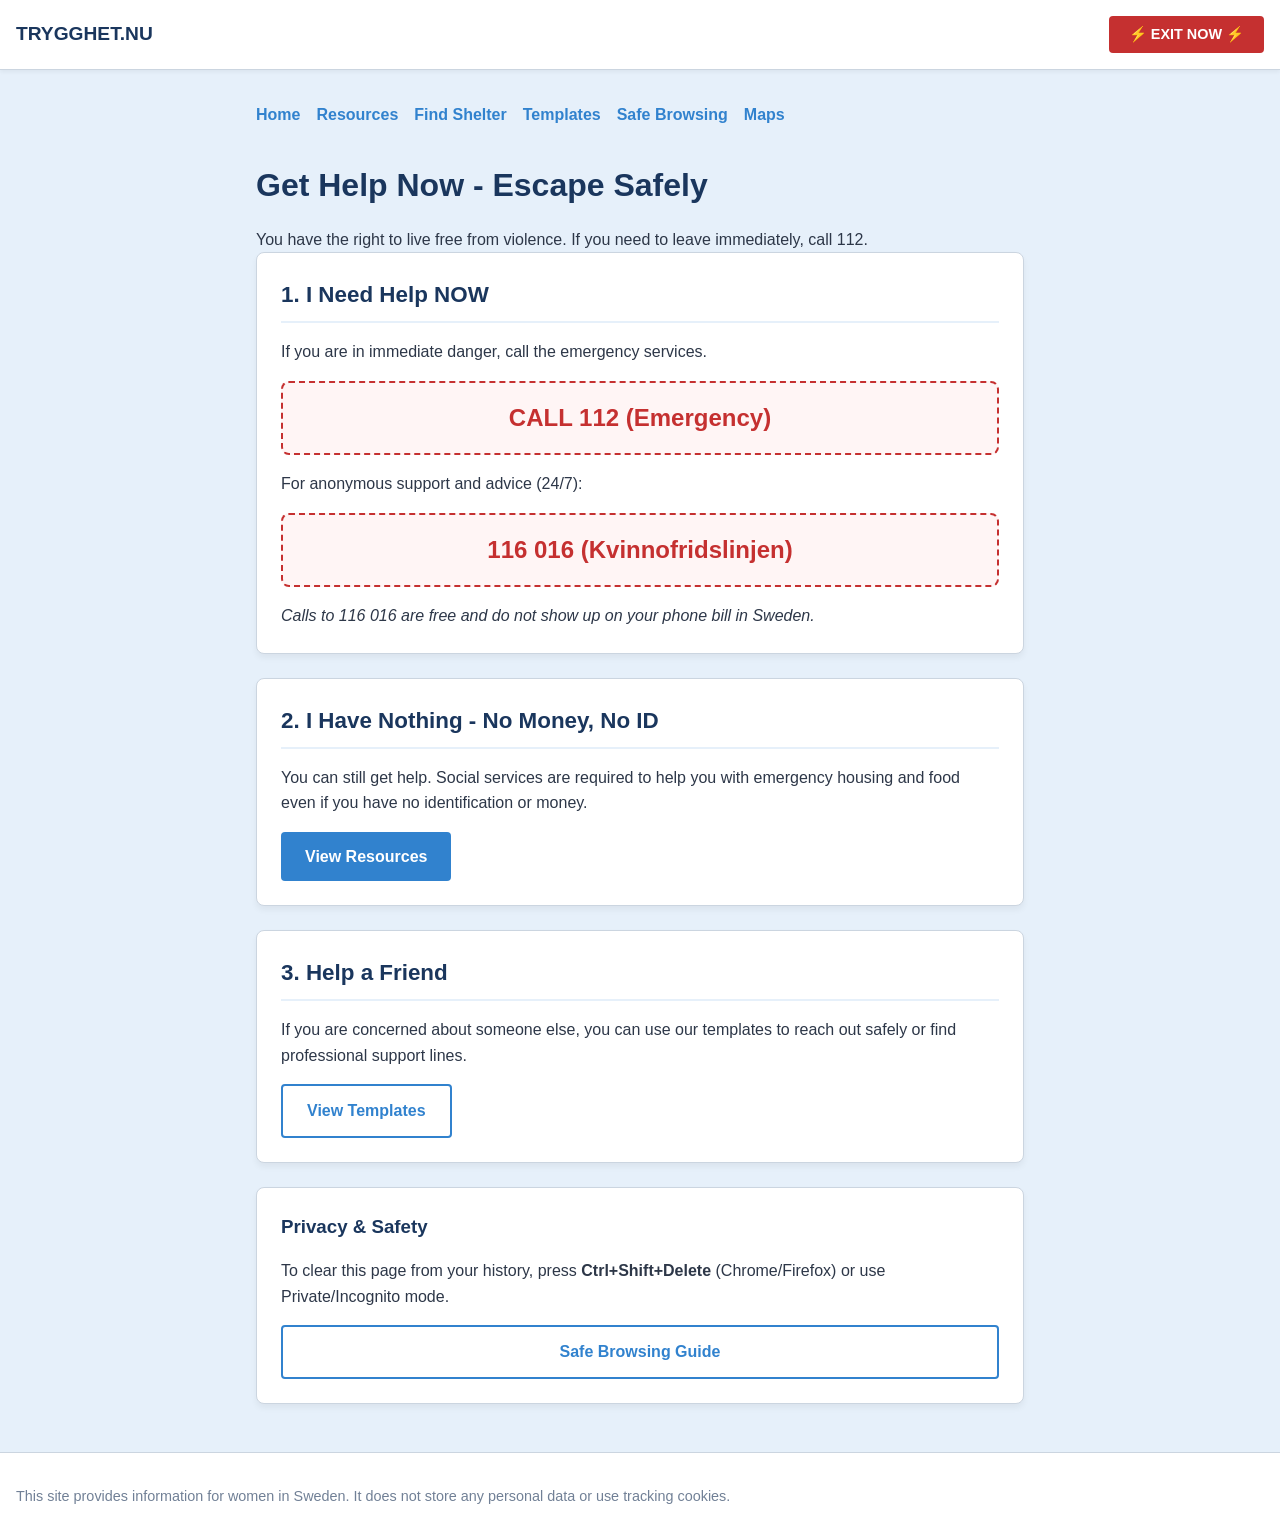
<file: index.html>
<!DOCTYPE html>
<html lang="en">
<head>
  <meta charset="UTF-8">
  <meta name="viewport" content="width=device-width, initial-scale=1.0">
  <title>Trygghet.nu - Get Help Now</title>
  <link rel="stylesheet" href="style.css">
</head>
<body>
  <header>
    <a href="index.html" class="logo">TRYGGHET.NU</a>
    <button class="exit-button">⚡ EXIT NOW ⚡</button>
  </header>

  <main>
    <div class="nav-links">
      <a href="index.html">Home</a>
      <a href="resources.html">Resources</a>
      <a href="shelters.html">Find Shelter</a>
      <a href="templates.html">Templates</a>
      <a href="safety.html">Safe Browsing</a>
      <a href="map.html">Maps</a>
    </div>

    <h1>Get Help Now - Escape Safely</h1>
    <p>You have the right to live free from violence. If you need to leave immediately, call 112.</p>

    <div class="card">
      <h2>1. I Need Help NOW</h2>
      <p>If you are in immediate danger, call the emergency services.</p>
      <a href="tel:112" class="emergency-link">CALL 112 (Emergency)</a>
      <p>For anonymous support and advice (24/7):</p>
      <a href="tel:116016" class="emergency-link">116 016 (Kvinnofridslinjen)</a>
      <p><em>Calls to 116 016 are free and do not show up on your phone bill in Sweden.</em></p>
    </div>

    <div class="card">
      <h2>2. I Have Nothing - No Money, No ID</h2>
      <p>You can still get help. Social services are required to help you with emergency housing and food even if you have no identification or money.</p>
      <a href="resources.html" class="btn">View Resources</a>
    </div>

    <div class="card">
      <h2>3. Help a Friend</h2>
      <p>If you are concerned about someone else, you can use our templates to reach out safely or find professional support lines.</p>
      <a href="templates.html" class="btn btn-outline">View Templates</a>
    </div>

    <div class="card">
      <h3>Privacy & Safety</h3>
      <p>To clear this page from your history, press <strong>Ctrl+Shift+Delete</strong> (Chrome/Firefox) or use Private/Incognito mode.</p>
      <a href="safety.html" class="btn btn-outline" style="margin-top: 1rem; display: block;">Safe Browsing Guide</a>
    </div>
  </main>

  <footer class="footer-info">
    <p>This site provides information for women in Sweden. It does not store any personal data or use tracking cookies.</p>
  </footer>

  <script src="script.js"></script>
</body>
</html>
</file>
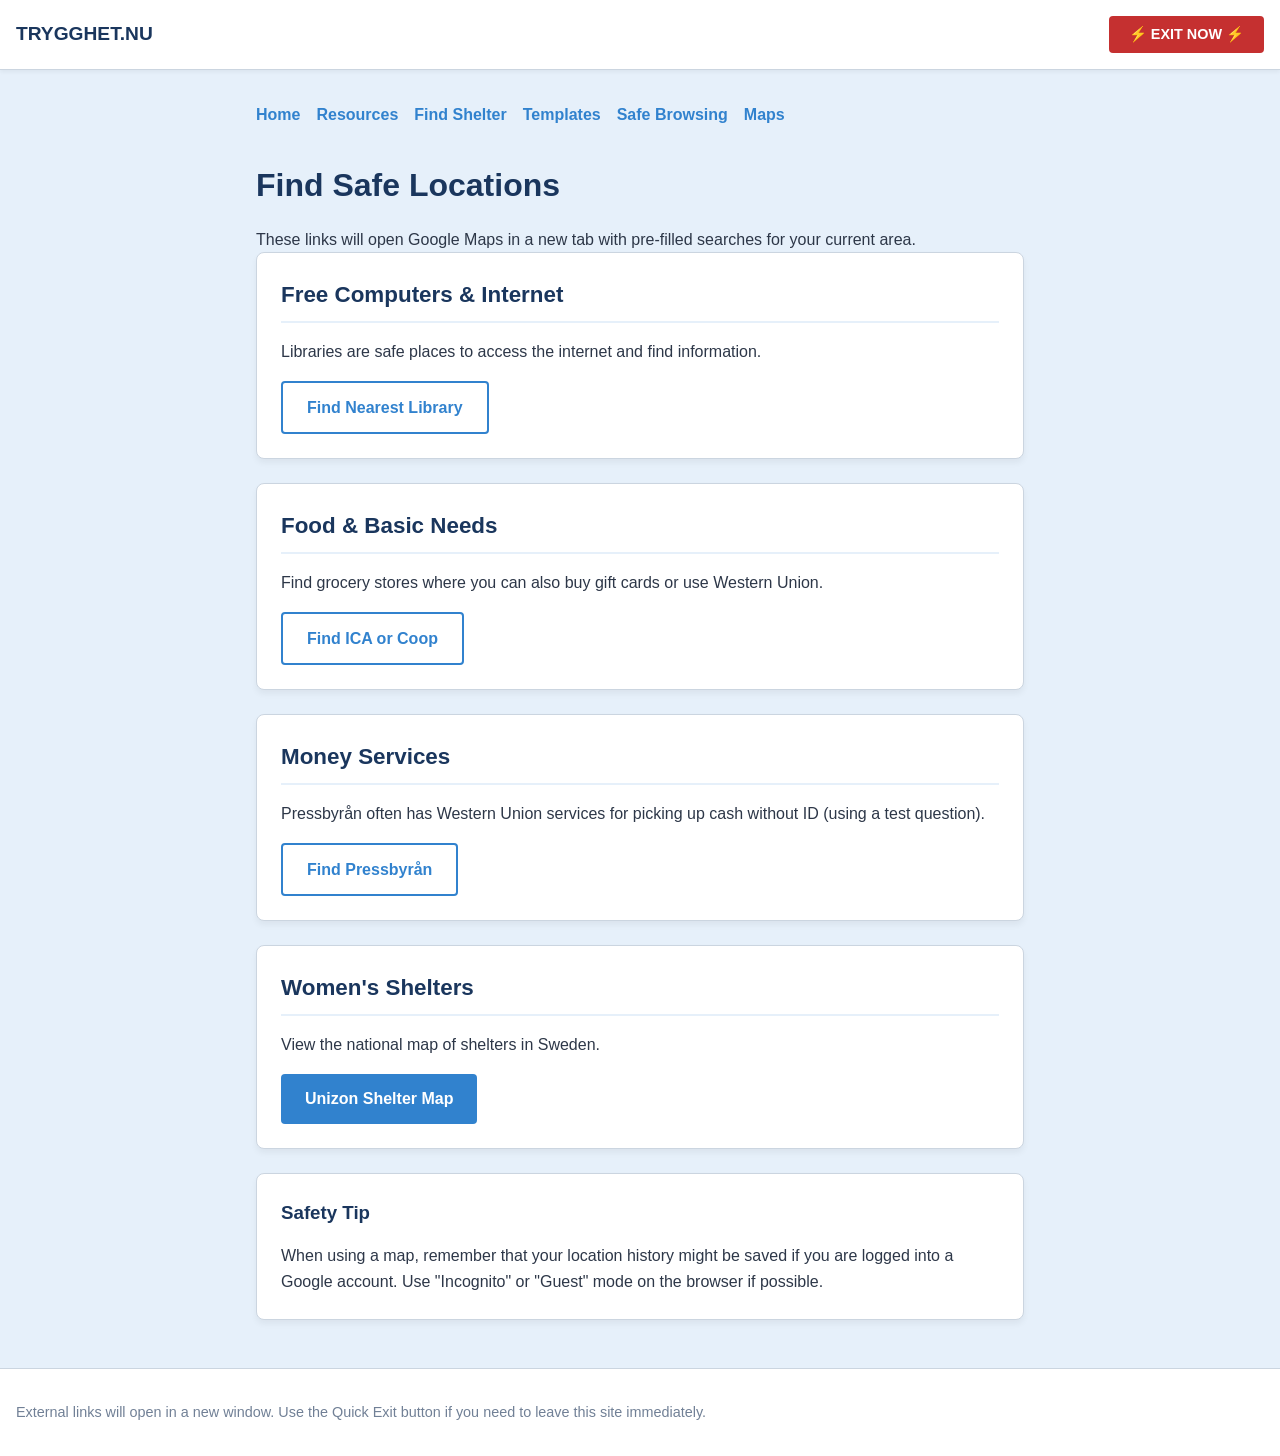
<file: map.html>
<!DOCTYPE html>
<html lang="en">
<head>
  <meta charset="UTF-8">
  <meta name="viewport" content="width=device-width, initial-scale=1.0">
  <title>Maps - Trygghet.nu</title>
  <link rel="stylesheet" href="style.css">
</head>
<body>
  <header>
    <a href="index.html" class="logo">TRYGGHET.NU</a>
    <button class="exit-button">⚡ EXIT NOW ⚡</button>
  </header>

  <main>
    <div class="nav-links">
      <a href="index.html">Home</a>
      <a href="resources.html">Resources</a>
      <a href="shelters.html">Find Shelter</a>
      <a href="templates.html">Templates</a>
      <a href="safety.html">Safe Browsing</a>
      <a href="map.html">Maps</a>
    </div>

    <h1>Find Safe Locations</h1>
    <p>These links will open Google Maps in a new tab with pre-filled searches for your current area.</p>

    <div class="card">
      <h2>Free Computers & Internet</h2>
      <p>Libraries are safe places to access the internet and find information.</p>
      <a href="https://www.google.com/maps/search/public+library+near+me" target="_blank" class="btn btn-outline">Find Nearest Library</a>
    </div>

    <div class="card">
      <h2>Food & Basic Needs</h2>
      <p>Find grocery stores where you can also buy gift cards or use Western Union.</p>
      <a href="https://www.google.com/maps/search/ICA+or+Coop+near+me" target="_blank" class="btn btn-outline">Find ICA or Coop</a>
    </div>

    <div class="card">
      <h2>Money Services</h2>
      <p>Pressbyrån often has Western Union services for picking up cash without ID (using a test question).</p>
      <a href="https://www.google.com/maps/search/Pressbyrån+near+me" target="_blank" class="btn btn-outline">Find Pressbyrån</a>
    </div>

    <div class="card">
      <h2>Women's Shelters</h2>
      <p>View the national map of shelters in Sweden.</p>
      <a href="https://www.unizonjourer.se/hitta-jour/" target="_blank" class="btn">Unizon Shelter Map</a>
    </div>

    <div class="card">
      <h3>Safety Tip</h3>
      <p>When using a map, remember that your location history might be saved if you are logged into a Google account. Use "Incognito" or "Guest" mode on the browser if possible.</p>
    </div>
  </main>

  <footer class="footer-info">
    <p>External links will open in a new window. Use the Quick Exit button if you need to leave this site immediately.</p>
  </footer>

  <script src="script.js"></script>
</body>
</html>
</file>
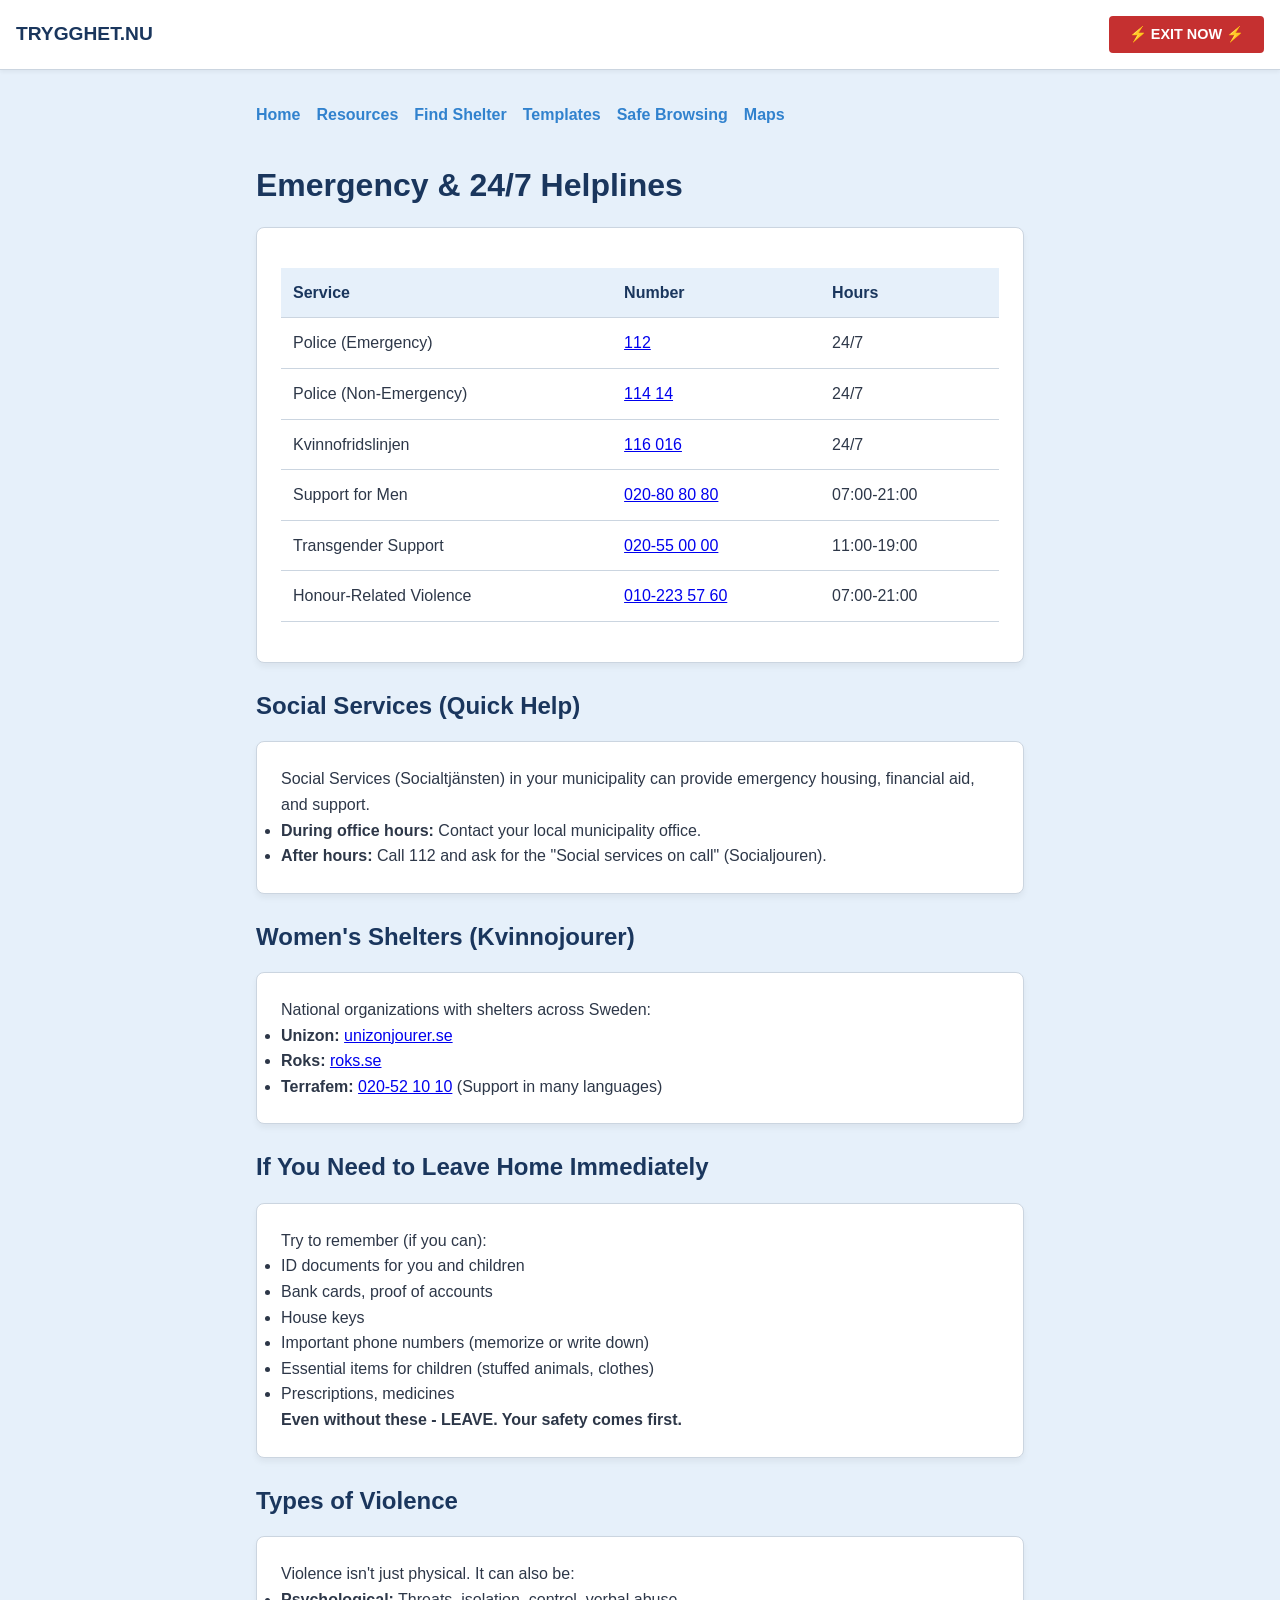
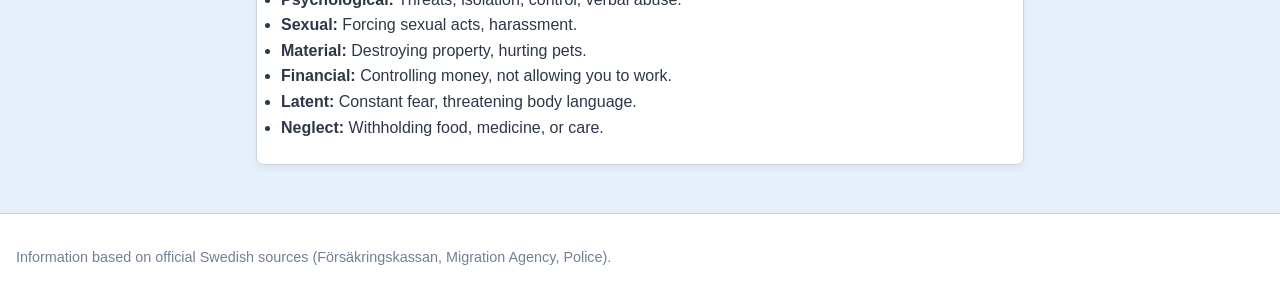
<file: resources.html>
<!DOCTYPE html>
<html lang="en">
<head>
  <meta charset="UTF-8">
  <meta name="viewport" content="width=device-width, initial-scale=1.0">
  <title>Resources - Trygghet.nu</title>
  <link rel="stylesheet" href="style.css">
</head>
<body>
  <header>
    <a href="index.html" class="logo">TRYGGHET.NU</a>
    <button class="exit-button">⚡ EXIT NOW ⚡</button>
  </header>

  <main>
    <div class="nav-links">
      <a href="index.html">Home</a>
      <a href="resources.html">Resources</a>
      <a href="shelters.html">Find Shelter</a>
      <a href="templates.html">Templates</a>
      <a href="safety.html">Safe Browsing</a>
      <a href="map.html">Maps</a>
    </div>

    <h1>Emergency & 24/7 Helplines</h1>
    
    <div class="card">
      <table>
        <thead>
          <tr>
            <th>Service</th>
            <th>Number</th>
            <th>Hours</th>
          </tr>
        </thead>
        <tbody>
          <tr>
            <td>Police (Emergency)</td>
            <td><a href="tel:112">112</a></td>
            <td>24/7</td>
          </tr>
          <tr>
            <td>Police (Non-Emergency)</td>
            <td><a href="tel:11414">114 14</a></td>
            <td>24/7</td>
          </tr>
          <tr>
            <td>Kvinnofridslinjen</td>
            <td><a href="tel:116016">116 016</a></td>
            <td>24/7</td>
          </tr>
          <tr>
            <td>Support for Men</td>
            <td><a href="tel:020808080">020-80 80 80</a></td>
            <td>07:00-21:00</td>
          </tr>
          <tr>
            <td>Transgender Support</td>
            <td><a href="tel:020550000">020-55 00 00</a></td>
            <td>11:00-19:00</td>
          </tr>
          <tr>
            <td>Honour-Related Violence</td>
            <td><a href="tel:0102235760">010-223 57 60</a></td>
            <td>07:00-21:00</td>
          </tr>
        </tbody>
      </table>
    </div>

    <h2>Social Services (Quick Help)</h2>
    <div class="card">
      <p>Social Services (Socialtjänsten) in your municipality can provide emergency housing, financial aid, and support.</p>
      <ul>
        <li><strong>During office hours:</strong> Contact your local municipality office.</li>
        <li><strong>After hours:</strong> Call 112 and ask for the "Social services on call" (Socialjouren).</li>
      </ul>
    </div>

    <h2>Women's Shelters (Kvinnojourer)</h2>
    <div class="card">
      <p>National organizations with shelters across Sweden:</p>
      <ul>
        <li><strong>Unizon:</strong> <a href="https://www.unizonjourer.se/" target="_blank">unizonjourer.se</a></li>
        <li><strong>Roks:</strong> <a href="https://www.roks.se/" target="_blank">roks.se</a></li>
        <li><strong>Terrafem:</strong> <a href="tel:020521010">020-52 10 10</a> (Support in many languages)</li>
      </ul>
    </div>

    <h2>If You Need to Leave Home Immediately</h2>
    <div class="card">
      <p>Try to remember (if you can):</p>
      <ul>
        <li>ID documents for you and children</li>
        <li>Bank cards, proof of accounts</li>
        <li>House keys</li>
        <li>Important phone numbers (memorize or write down)</li>
        <li>Essential items for children (stuffed animals, clothes)</li>
        <li>Prescriptions, medicines</li>
      </ul>
      <p><strong>Even without these - LEAVE. Your safety comes first.</strong></p>
    </div>

    <h2>Types of Violence</h2>
    <div class="card">
      <p>Violence isn't just physical. It can also be:</p>
      <ul>
        <li><strong>Psychological:</strong> Threats, isolation, control, verbal abuse.</li>
        <li><strong>Sexual:</strong> Forcing sexual acts, harassment.</li>
        <li><strong>Material:</strong> Destroying property, hurting pets.</li>
        <li><strong>Financial:</strong> Controlling money, not allowing you to work.</li>
        <li><strong>Latent:</strong> Constant fear, threatening body language.</li>
        <li><strong>Neglect:</strong> Withholding food, medicine, or care.</li>
      </ul>
    </div>
  </main>

  <footer class="footer-info">
    <p>Information based on official Swedish sources (Försäkringskassan, Migration Agency, Police).</p>
  </footer>

  <script src="script.js"></script>
</body>
</html>
</file>
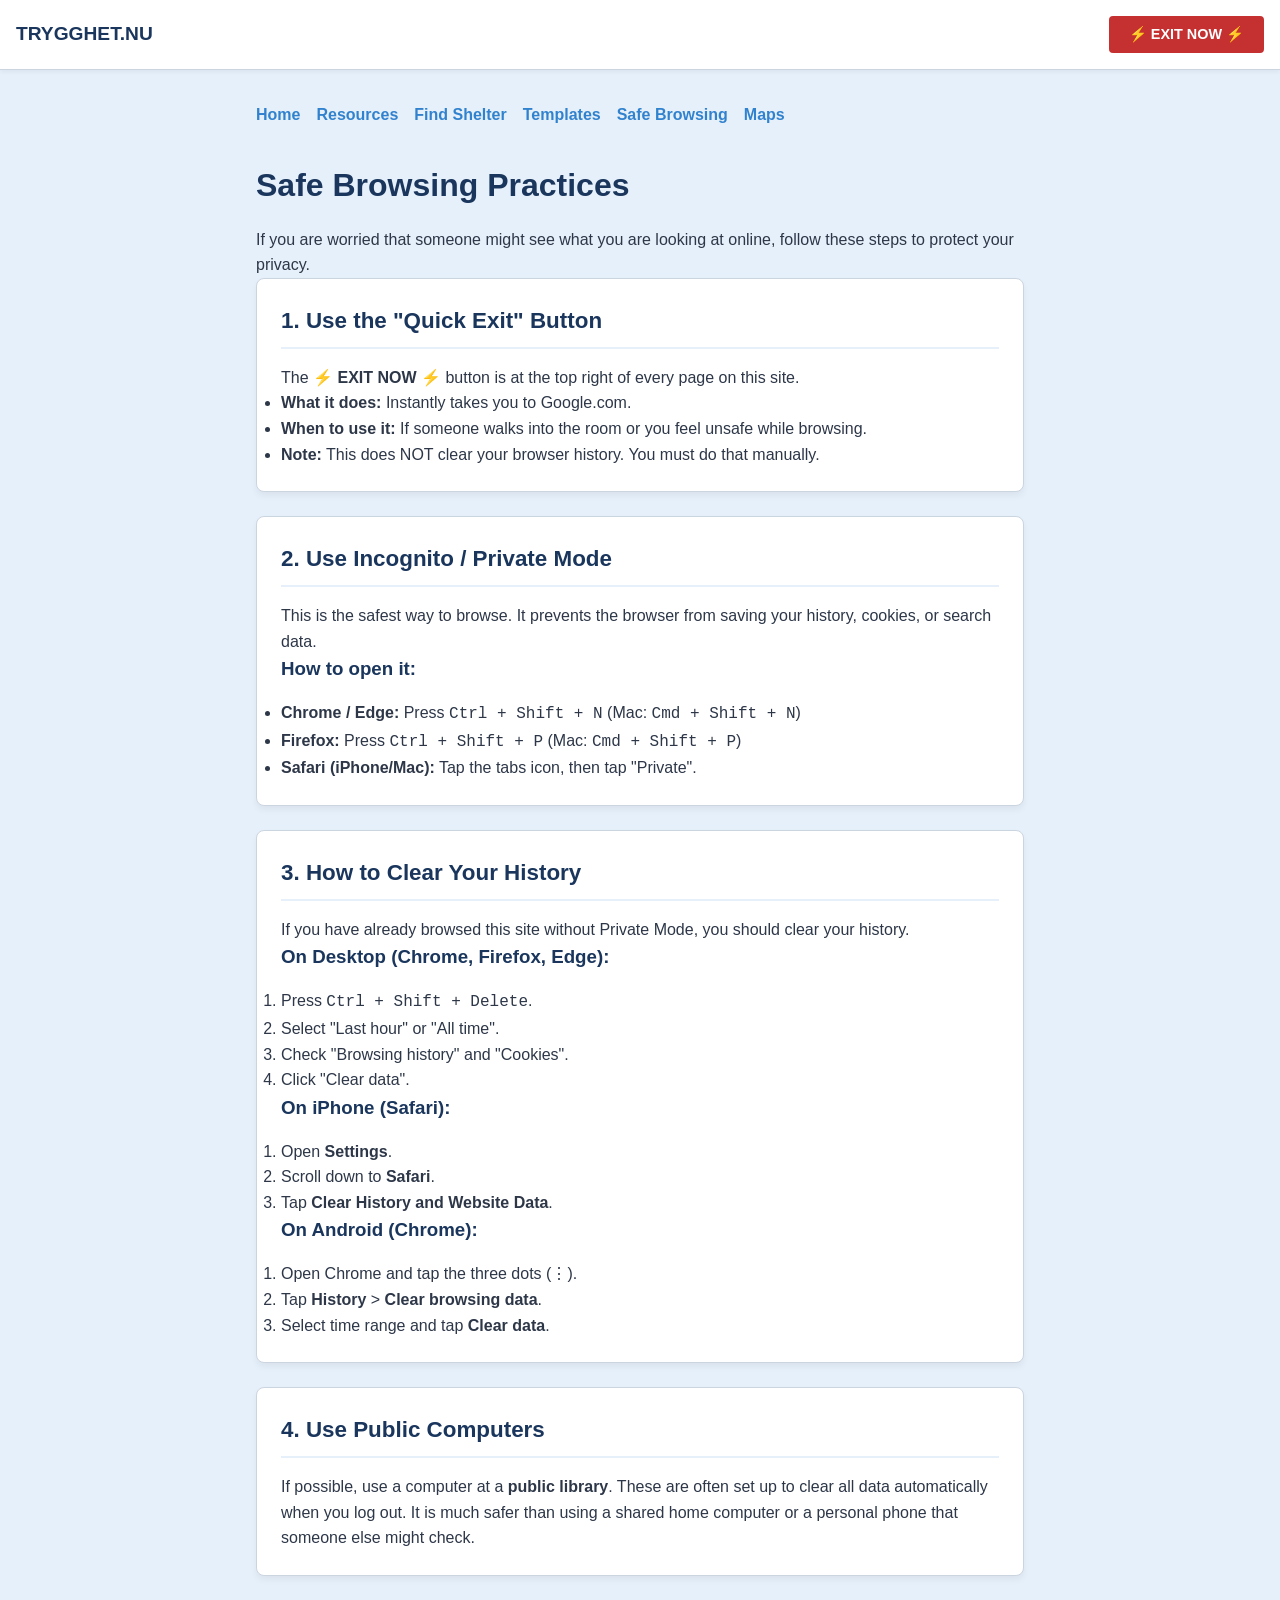
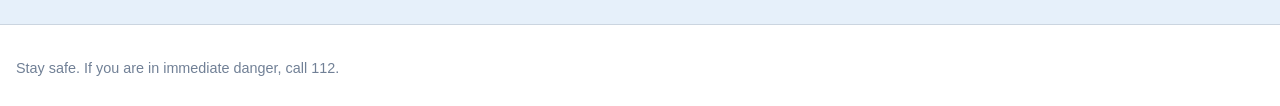
<file: safety.html>
<!DOCTYPE html>
<html lang="en">
<head>
  <meta charset="UTF-8">
  <meta name="viewport" content="width=device-width, initial-scale=1.0">
  <title>Safe Browsing - Trygghet.nu</title>
  <link rel="stylesheet" href="style.css">
</head>
<body>
  <header>
    <a href="index.html" class="logo">TRYGGHET.NU</a>
    <button class="exit-button">⚡ EXIT NOW ⚡</button>
  </header>

  <main>
    <div class="nav-links">
      <a href="index.html">Home</a>
      <a href="resources.html">Resources</a>
      <a href="shelters.html">Find Shelter</a>
      <a href="templates.html">Templates</a>
      <a href="safety.html">Safe Browsing</a>
      <a href="map.html">Maps</a>
    </div>

    <h1>Safe Browsing Practices</h1>
    <p>If you are worried that someone might see what you are looking at online, follow these steps to protect your privacy.</p>

    <div class="card">
      <h2>1. Use the "Quick Exit" Button</h2>
      <p>The <strong>⚡ EXIT NOW ⚡</strong> button is at the top right of every page on this site.</p>
      <ul>
        <li><strong>What it does:</strong> Instantly takes you to Google.com.</li>
        <li><strong>When to use it:</strong> If someone walks into the room or you feel unsafe while browsing.</li>
        <li><strong>Note:</strong> This does NOT clear your browser history. You must do that manually.</li>
      </ul>
    </div>

    <div class="card">
      <h2>2. Use Incognito / Private Mode</h2>
      <p>This is the safest way to browse. It prevents the browser from saving your history, cookies, or search data.</p>
      <h3>How to open it:</h3>
      <ul>
        <li><strong>Chrome / Edge:</strong> Press <code>Ctrl + Shift + N</code> (Mac: <code>Cmd + Shift + N</code>)</li>
        <li><strong>Firefox:</strong> Press <code>Ctrl + Shift + P</code> (Mac: <code>Cmd + Shift + P</code>)</li>
        <li><strong>Safari (iPhone/Mac):</strong> Tap the tabs icon, then tap "Private".</li>
      </ul>
    </div>

    <div class="card">
      <h2>3. How to Clear Your History</h2>
      <p>If you have already browsed this site without Private Mode, you should clear your history.</p>
      
      <h3>On Desktop (Chrome, Firefox, Edge):</h3>
      <ol>
        <li>Press <code>Ctrl + Shift + Delete</code>.</li>
        <li>Select "Last hour" or "All time".</li>
        <li>Check "Browsing history" and "Cookies".</li>
        <li>Click "Clear data".</li>
      </ol>

      <h3>On iPhone (Safari):</h3>
      <ol>
        <li>Open <strong>Settings</strong>.</li>
        <li>Scroll down to <strong>Safari</strong>.</li>
        <li>Tap <strong>Clear History and Website Data</strong>.</li>
      </ol>

      <h3>On Android (Chrome):</h3>
      <ol>
        <li>Open Chrome and tap the three dots (⋮).</li>
        <li>Tap <strong>History</strong> > <strong>Clear browsing data</strong>.</li>
        <li>Select time range and tap <strong>Clear data</strong>.</li>
      </ol>
    </div>

    <div class="card">
      <h2>4. Use Public Computers</h2>
      <p>If possible, use a computer at a <strong>public library</strong>. These are often set up to clear all data automatically when you log out. It is much safer than using a shared home computer or a personal phone that someone else might check.</p>
    </div>
  </main>

  <footer class="footer-info">
    <p>Stay safe. If you are in immediate danger, call 112.</p>
  </footer>

  <script src="script.js"></script>
</body>
</html>
</file>
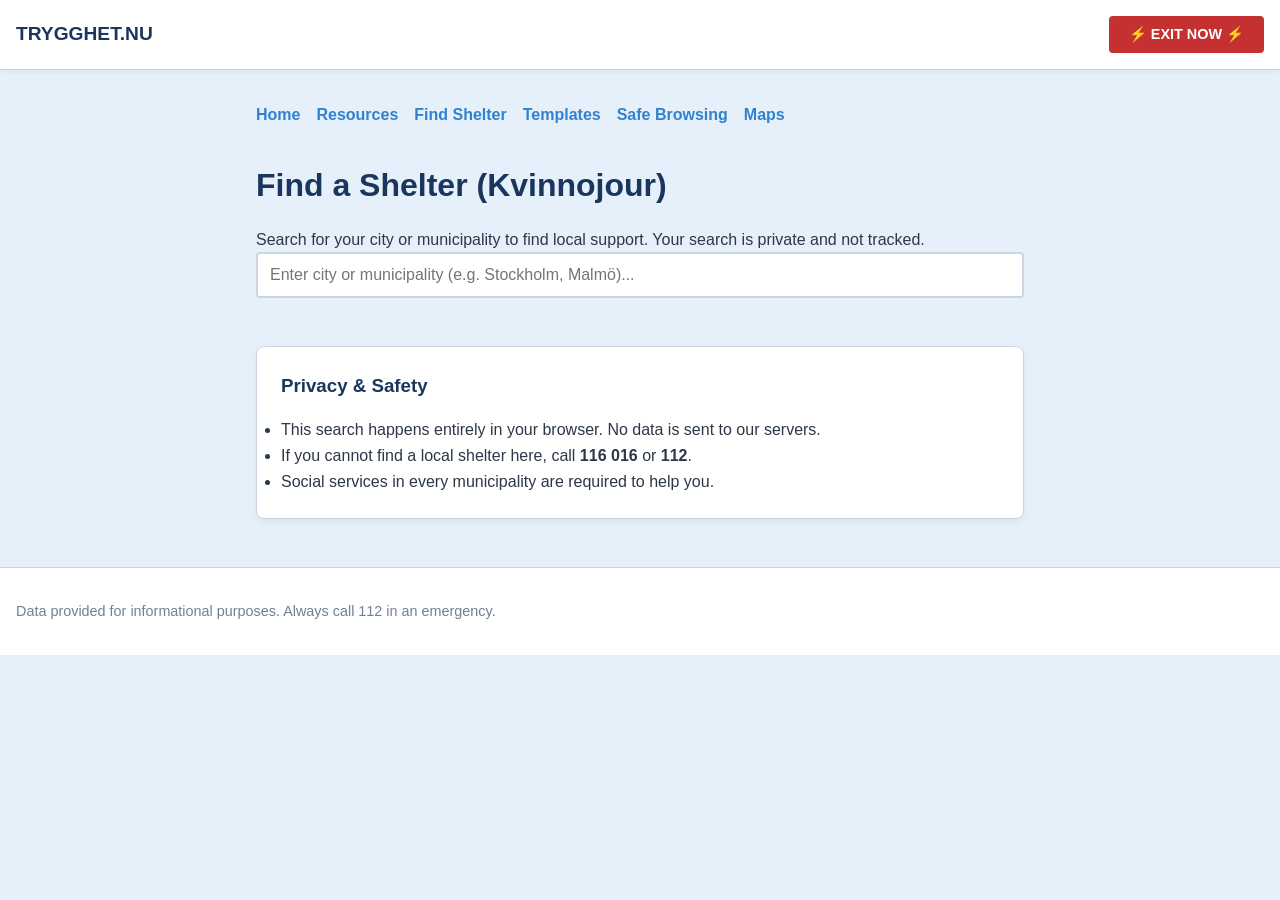
<file: shelters.html>
<!DOCTYPE html>
<html lang="en">
<head>
  <meta charset="UTF-8">
  <meta name="viewport" content="width=device-width, initial-scale=1.0">
  <title>Find a Shelter - Trygghet.nu</title>
  <link rel="stylesheet" href="style.css">
  <style>
    .search-container {
      margin-bottom: 2rem;
    }
    .search-input {
      width: 100%;
      padding: 12px;
      font-size: 1rem;
      border: 2px solid var(--border-color);
      border-radius: 4px;
      margin-bottom: 1rem;
    }
    .shelter-result {
      display: none;
      border-left: 4px solid var(--accent-color);
    }
    .shelter-result.visible {
      display: block;
    }
    .no-results {
      display: none;
      text-align: center;
      padding: 2rem;
      color: #718096;
    }
  </style>
</head>
<body>
  <header>
    <a href="index.html" class="logo">TRYGGHET.NU</a>
    <button class="exit-button">⚡ EXIT NOW ⚡</button>
  </header>

  <main>
    <div class="nav-links">
      <a href="index.html">Home</a>
      <a href="resources.html">Resources</a>
      <a href="shelters.html">Find Shelter</a>
      <a href="templates.html">Templates</a>
      <a href="safety.html">Safe Browsing</a>
      <a href="map.html">Maps</a>
    </div>

    <h1>Find a Shelter (Kvinnojour)</h1>
    <p>Search for your city or municipality to find local support. Your search is private and not tracked.</p>

    <div class="search-container">
      <input type="text" id="shelterSearch" class="search-input" placeholder="Enter city or municipality (e.g. Stockholm, Malmö)...">
    </div>

    <div id="shelterList">
      <!-- Stockholm -->
      <div class="card shelter-result" data-city="stockholm">
        <h3>Alla Kvinnors Hus (Stockholm)</h3>
        <p>Support and sheltered housing for women and children.</p>
        <a href="tel:086440920" class="emergency-link">08-644 09 20</a>
      </div>
      <div class="card shelter-result" data-city="stockholm">
        <h3>Kvinnojouren Stockholm</h3>
        <p>Support, advice, and sheltered housing.</p>
        <a href="tel:086440920" class="emergency-link">08-644 09 20</a>
      </div>

      <!-- Göteborg -->
      <div class="card shelter-result" data-city="göteborg goteborg">
        <h3>Kvinnojouren Göteborg</h3>
        <p>Support and sheltered housing in Gothenburg.</p>
        <a href="tel:031130533" class="emergency-link">031-13 05 33</a>
      </div>

      <!-- Malmö -->
      <div class="card shelter-result" data-city="malmö malmo">
        <h3>Kvinnojouren Malmö</h3>
        <p>Support and sheltered housing in Malmö.</p>
        <a href="tel:040301113" class="emergency-link">040-30 11 13</a>
      </div>

      <!-- Uppsala -->
      <div class="card shelter-result" data-city="uppsala">
        <h3>Kvinnojouren Uppsala</h3>
        <p>Support and sheltered housing in Uppsala.</p>
        <a href="tel:018101049" class="emergency-link">018-10 10 49</a>
      </div>

      <!-- Västerås -->
      <div class="card shelter-result" data-city="västerås vasteras">
        <h3>Kvinnojouren Västerås</h3>
        <p>Support and sheltered housing in Västerås.</p>
        <a href="tel:021123936" class="emergency-link">021-12 39 36</a>
      </div>

      <!-- Örebro -->
      <div class="card shelter-result" data-city="örebro orebro">
        <h3>Kvinnohuset Örebro</h3>
        <p>Support and sheltered housing in Örebro.</p>
        <a href="tel:019144300" class="emergency-link">019-14 43 00</a>
      </div>

      <!-- Linköping -->
      <div class="card shelter-result" data-city="linköping linkoping">
        <h3>Kvinnojouren Linköping</h3>
        <p>Support and sheltered housing in Linköping.</p>
        <a href="tel:013134303" class="emergency-link">013-13 43 03</a>
      </div>

      <!-- Helsingborg -->
      <div class="card shelter-result" data-city="helsingborg">
        <h3>Kvinnojouren Helsingborg</h3>
        <p>Support and sheltered housing in Helsingborg.</p>
        <a href="tel:042180508" class="emergency-link">042-18 05 08</a>
      </div>

      <!-- Jönköping -->
      <div class="card shelter-result" data-city="jönköping jonkoping">
        <h3>Kvinnojouren Jönköping</h3>
        <p>Support and sheltered housing in Jönköping.</p>
        <a href="tel:036163682" class="emergency-link">036-16 36 82</a>
      </div>

      <!-- Norrköping -->
      <div class="card shelter-result" data-city="norrköping norrkoping">
        <h3>Kvinnojouren Norrköping</h3>
        <p>Support and sheltered housing in Norrköping.</p>
        <a href="tel:011100300" class="emergency-link">011-10 03 00</a>
      </div>

      <div id="noResults" class="no-results">
        <p>No local shelters found for this search. Please try a nearby major city or contact the national helpline:</p>
        <a href="tel:116016" class="emergency-link">116 016</a>
      </div>
    </div>

    <div class="card">
      <h3>Privacy & Safety</h3>
      <ul>
        <li>This search happens entirely in your browser. No data is sent to our servers.</li>
        <li>If you cannot find a local shelter here, call <strong>116 016</strong> or <strong>112</strong>.</li>
        <li>Social services in every municipality are required to help you.</li>
      </ul>
    </div>
  </main>

  <footer class="footer-info">
    <p>Data provided for informational purposes. Always call 112 in an emergency.</p>
  </footer>

  <script src="script.js"></script>
  <script>
    document.getElementById('shelterSearch').addEventListener('input', function(e) {
      const query = e.target.value.toLowerCase().trim();
      const results = document.querySelectorAll('.shelter-result');
      const noResults = document.getElementById('noResults');
      let found = false;

      results.forEach(res => {
        const cities = res.getAttribute('data-city').toLowerCase();
        if (query.length > 1 && cities.includes(query)) {
          res.classList.add('visible');
          found = true;
        } else {
          res.classList.remove('visible');
        }
      });

      if (query.length > 1 && !found) {
        noResults.style.display = 'block';
      } else {
        noResults.style.display = 'none';
      }
    });
  </script>
</body>
</html>
</file>
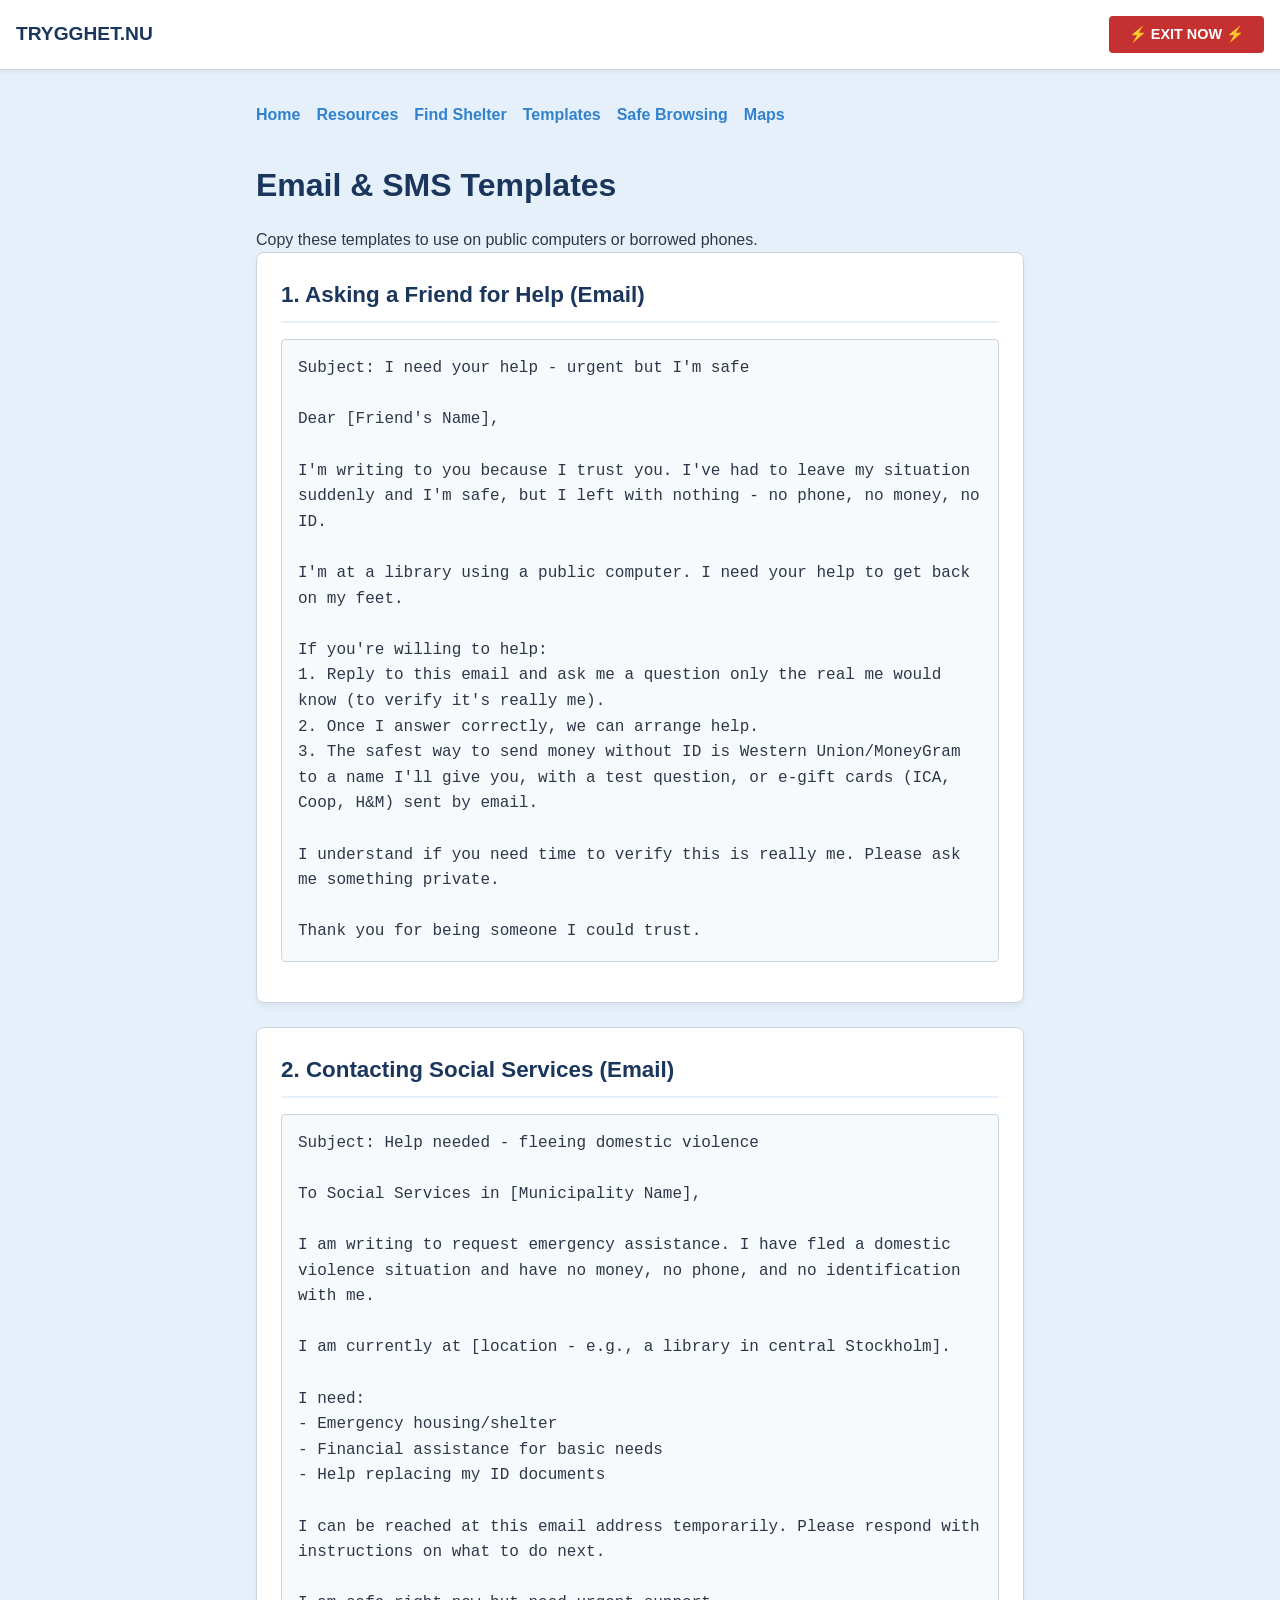
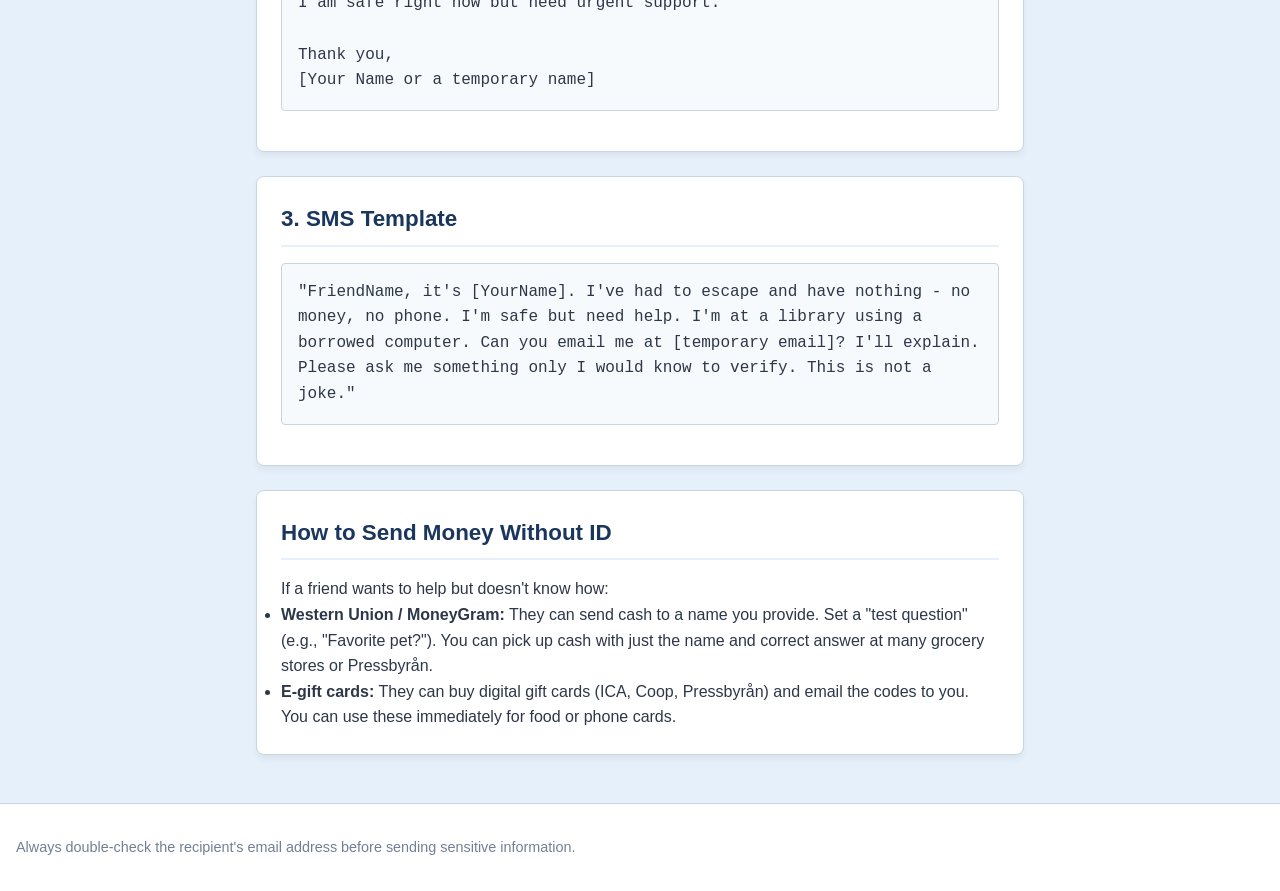
<file: templates.html>
<!DOCTYPE html>
<html lang="en">
<head>
  <meta charset="UTF-8">
  <meta name="viewport" content="width=device-width, initial-scale=1.0">
  <title>Templates - Trygghet.nu</title>
  <link rel="stylesheet" href="style.css">
</head>
<body>
  <header>
    <a href="index.html" class="logo">TRYGGHET.NU</a>
    <button class="exit-button">⚡ EXIT NOW ⚡</button>
  </header>

  <main>
    <div class="nav-links">
      <a href="index.html">Home</a>
      <a href="resources.html">Resources</a>
      <a href="shelters.html">Find Shelter</a>
      <a href="templates.html">Templates</a>
      <a href="safety.html">Safe Browsing</a>
      <a href="map.html">Maps</a>
    </div>

    <h1>Email & SMS Templates</h1>
    <p>Copy these templates to use on public computers or borrowed phones.</p>

    <div class="card">
      <h2>1. Asking a Friend for Help (Email)</h2>
      <button class="copy-btn" data-target="email1">COPY</button>
      <div class="template-box" id="email1">Subject: I need your help - urgent but I'm safe

Dear [Friend's Name],

I'm writing to you because I trust you. I've had to leave my situation suddenly and I'm safe, but I left with nothing - no phone, no money, no ID.

I'm at a library using a public computer. I need your help to get back on my feet.

If you're willing to help:
1. Reply to this email and ask me a question only the real me would know (to verify it's really me).
2. Once I answer correctly, we can arrange help.
3. The safest way to send money without ID is Western Union/MoneyGram to a name I'll give you, with a test question, or e-gift cards (ICA, Coop, H&M) sent by email.

I understand if you need time to verify this is really me. Please ask me something private.

Thank you for being someone I could trust.</div>
    </div>

    <div class="card">
      <h2>2. Contacting Social Services (Email)</h2>
      <button class="copy-btn" data-target="email2">COPY</button>
      <div class="template-box" id="email2">Subject: Help needed - fleeing domestic violence

To Social Services in [Municipality Name],

I am writing to request emergency assistance. I have fled a domestic violence situation and have no money, no phone, and no identification with me.

I am currently at [location - e.g., a library in central Stockholm].

I need:
- Emergency housing/shelter
- Financial assistance for basic needs
- Help replacing my ID documents

I can be reached at this email address temporarily. Please respond with instructions on what to do next.

I am safe right now but need urgent support.

Thank you,
[Your Name or a temporary name]</div>
    </div>

    <div class="card">
      <h2>3. SMS Template</h2>
      <button class="copy-btn" data-target="sms1">COPY</button>
      <div class="template-box" id="sms1">"FriendName, it's [YourName]. I've had to escape and have nothing - no money, no phone. I'm safe but need help. I'm at a library using a borrowed computer. Can you email me at [temporary email]? I'll explain. Please ask me something only I would know to verify. This is not a joke."</div>
    </div>

    <div class="card">
      <h2>How to Send Money Without ID</h2>
      <p>If a friend wants to help but doesn't know how:</p>
      <ul>
        <li><strong>Western Union / MoneyGram:</strong> They can send cash to a name you provide. Set a "test question" (e.g., "Favorite pet?"). You can pick up cash with just the name and correct answer at many grocery stores or Pressbyrån.</li>
        <li><strong>E-gift cards:</strong> They can buy digital gift cards (ICA, Coop, Pressbyrån) and email the codes to you. You can use these immediately for food or phone cards.</li>
      </ul>
    </div>
  </main>

  <footer class="footer-info">
    <p>Always double-check the recipient's email address before sending sensitive information.</p>
  </footer>

  <script src="script.js"></script>
</body>
</html>
</file>
<file: style.css>
/* 
  Exit Sweden - Shared Styles
  Colors: Soothing, trustworthy palette 
  - Light Blue: #E6F0FA
  - Dark Blue: #1A365D
  - Red (Exit): #C53030
  - Text: #2D3748
*/

:root {
  --bg-color: #E6F0FA;
  --card-bg: #FFFFFF;
  --text-color: #2D3748;
  --heading-color: #1A365D;
  --accent-color: #3182CE;
  --exit-color: #C53030;
  --border-color: #CBD5E0;
}

* {
  box-sizing: border-box;
  margin: 0;
  padding: 0;
}

body {
  font-family: Arial, Helvetica, sans-serif;
  line-height: 1.6;
  color: var(--text-color);
  background-color: var(--bg-color);
  padding-top: 70px; /* Space for fixed header */
  font-size: 16px;
}

header {
  background: white;
  border-bottom: 1px solid var(--border-color);
  padding: 1rem;
  position: fixed;
  top: 0;
  width: 100%;
  display: flex;
  justify-content: space-between;
  align-items: center;
  z-index: 1000;
  box-shadow: 0 2px 4px rgba(0,0,0,0.05);
}

.logo {
  font-weight: bold;
  color: var(--heading-color);
  text-decoration: none;
  font-size: 1.2rem;
}

.exit-button {
  background-color: var(--exit-color);
  color: white;
  padding: 10px 20px;
  text-decoration: none;
  border-radius: 4px;
  font-weight: bold;
  font-size: 0.9rem;
  text-transform: uppercase;
  border: none;
  cursor: pointer;
  display: inline-block;
}

.exit-button:hover {
  background-color: #9B2C2C;
}

main {
  max-width: 800px;
  margin: 2rem auto;
  padding: 0 1rem;
}

h1, h2, h3 {
  color: var(--heading-color);
  margin-bottom: 1rem;
}

.card {
  background: var(--card-bg);
  border-radius: 8px;
  padding: 1.5rem;
  margin-bottom: 1.5rem;
  box-shadow: 0 4px 6px rgba(0,0,0,0.05);
  border: 1px solid var(--border-color);
}

.card h2 {
  font-size: 1.4rem;
  border-bottom: 2px solid var(--bg-color);
  padding-bottom: 0.5rem;
}

.btn {
  display: inline-block;
  background: var(--accent-color);
  color: white;
  padding: 12px 24px;
  text-decoration: none;
  border-radius: 4px;
  margin-top: 1rem;
  font-weight: bold;
  text-align: center;
}

.btn:hover {
  background: #2B6CB0;
}

.btn-outline {
  background: transparent;
  border: 2px solid var(--accent-color);
  color: var(--accent-color);
}

.btn-outline:hover {
  background: var(--bg-color);
}

.emergency-link {
  display: block;
  font-size: 1.5rem;
  font-weight: bold;
  color: var(--exit-color);
  text-decoration: none;
  margin: 1rem 0;
  padding: 1rem;
  background: #FFF5F5;
  border: 2px dashed var(--exit-color);
  border-radius: 8px;
  text-align: center;
}

table {
  width: 100%;
  border-collapse: collapse;
  margin: 1rem 0;
  background: white;
}

th, td {
  text-align: left;
  padding: 12px;
  border-bottom: 1px solid var(--border-color);
}

th {
  background: var(--bg-color);
  color: var(--heading-color);
}

.template-box {
  background: #F7FAFC;
  border: 1px solid var(--border-color);
  padding: 1rem;
  border-radius: 4px;
  font-family: monospace;
  white-space: pre-wrap;
  margin: 1rem 0;
  position: relative;
}

.copy-btn {
  position: absolute;
  top: 5px;
  right: 5px;
  font-size: 0.7rem;
  padding: 4px 8px;
  background: var(--border-color);
  border: none;
  border-radius: 3px;
  cursor: pointer;
}

.footer-info {
  margin-top: 3rem;
  padding: 2rem 1rem;
  background: white;
  border-top: 1px solid var(--border-color);
  font-size: 0.9rem;
  color: #718096;
}

.nav-links {
  display: flex;
  gap: 1rem;
  margin-bottom: 2rem;
  flex-wrap: wrap;
}

.nav-links a {
  color: var(--accent-color);
  text-decoration: none;
  font-weight: bold;
}

.nav-links a:hover {
  text-decoration: underline;
}

@media (max-width: 480px) {
  .logo { font-size: 1rem; }
  .exit-button { padding: 8px 12px; font-size: 0.8rem; }
  h1 { font-size: 1.5rem; }
  .emergency-link { font-size: 1.2rem; }
}
</file>
